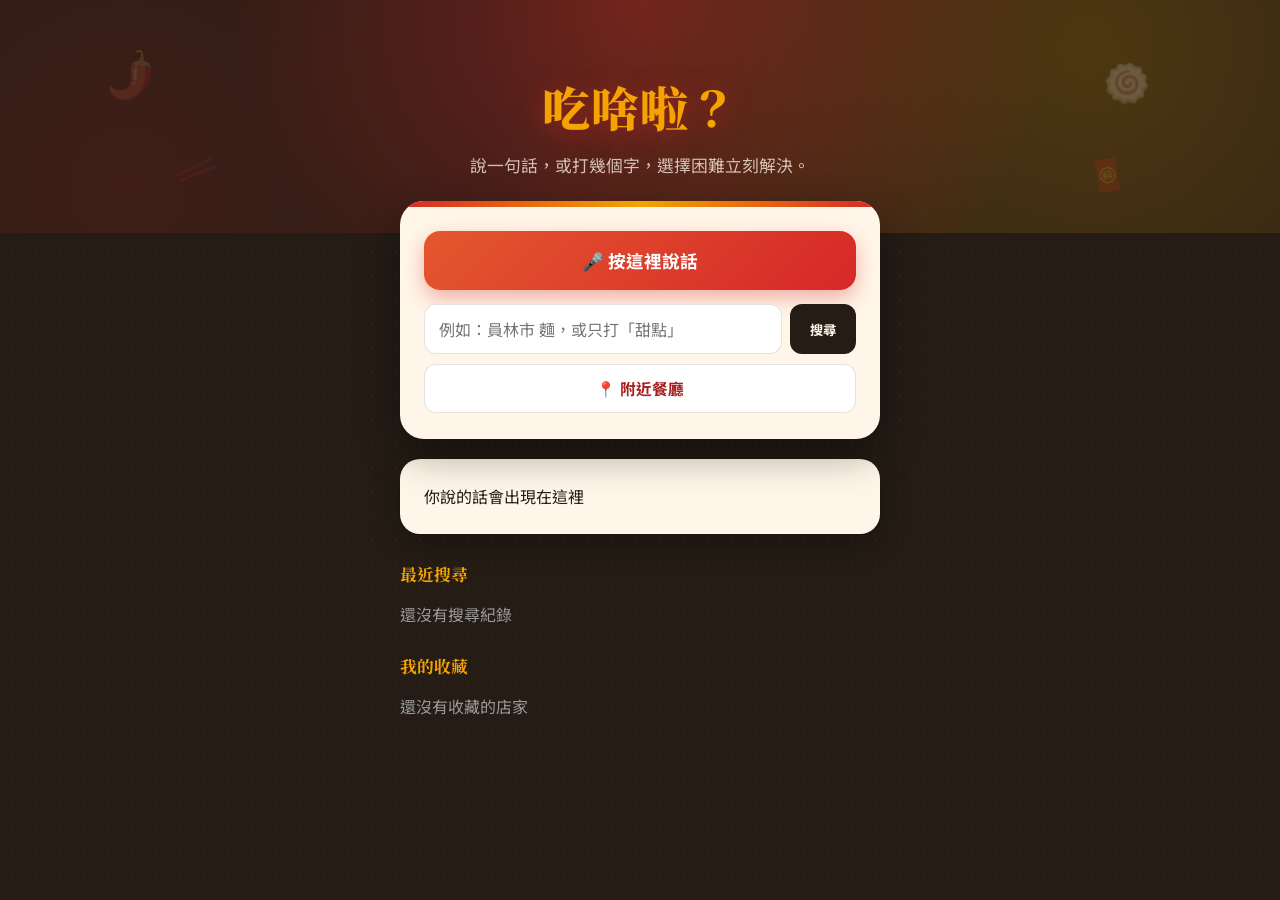
<file: index.html>
<!DOCTYPE html>
<html lang="zh-Hant">
<head>
  <meta charset="UTF-8">
  <meta name="viewport" content="width=device-width, initial-scale=1.0, maximum-scale=1.0">
  <title>吃啥啦</title>
  <link rel="preconnect" href="https://fonts.googleapis.com">
  <link rel="preconnect" href="https://fonts.gstatic.com" crossorigin>
  <link href="https://fonts.googleapis.com/css2?family=Noto+Serif+TC:wght@500;700;900&family=Noto+Sans+TC:wght@400;500;700&display=swap" rel="stylesheet">
  <link rel="stylesheet" href="style.css">
</head>
<body>

  <div class="hero">
    <span class="hero-deco deco-1" aria-hidden="true">🌶️</span>
    <span class="hero-deco deco-2" aria-hidden="true">🥢</span>
    <span class="hero-deco deco-3" aria-hidden="true">🍥</span>
    <span class="hero-deco deco-4" aria-hidden="true">🧧</span>
    <h1>吃啥啦？</h1>
    <p class="hero-sub">說一句話，或打幾個字，選擇困難立刻解決。</p>
  </div>

  <div class="app">

    <div class="search-card">
      <button id="talkButton" class="mic-btn">🎤 按這裡說話</button>

      <div class="input-row">
        <input type="text" id="textInput" placeholder="例如：員林市 麵，或只打「甜點」">
        <button id="searchButton" class="search-btn">搜尋</button>
      </div>

      <button id="nearbyButton" class="nearby-btn">📍 附近餐廳</button>
    </div>

    <div id="dailyPickCard" class="daily-card" style="display:none;">
      <h4>🌟 今日推薦</h4>
      <div id="dailyPickContent"></div>
    </div>

    <div id="result" class="result-card">你說的話會出現在這裡</div>

    <button id="decideButton" class="decide-btn" style="display:none;">🎡 幫我決定！</button>
    <div id="wheelContainer" class="wheel-card" style="display:none;">
      <canvas id="wheelCanvas" width="300" height="300"></canvas>
      <p id="wheelResult" class="wheel-result"></p>
    </div>

    <div class="panel">
      <h4>最近搜尋</h4>
      <div id="historyList"></div>
    </div>

    <div class="panel">
      <h4>我的收藏</h4>
      <div id="favoritesList"></div>
    </div>

  </div>

  <script src="script.js"></script>
</body>
</html>
</file>
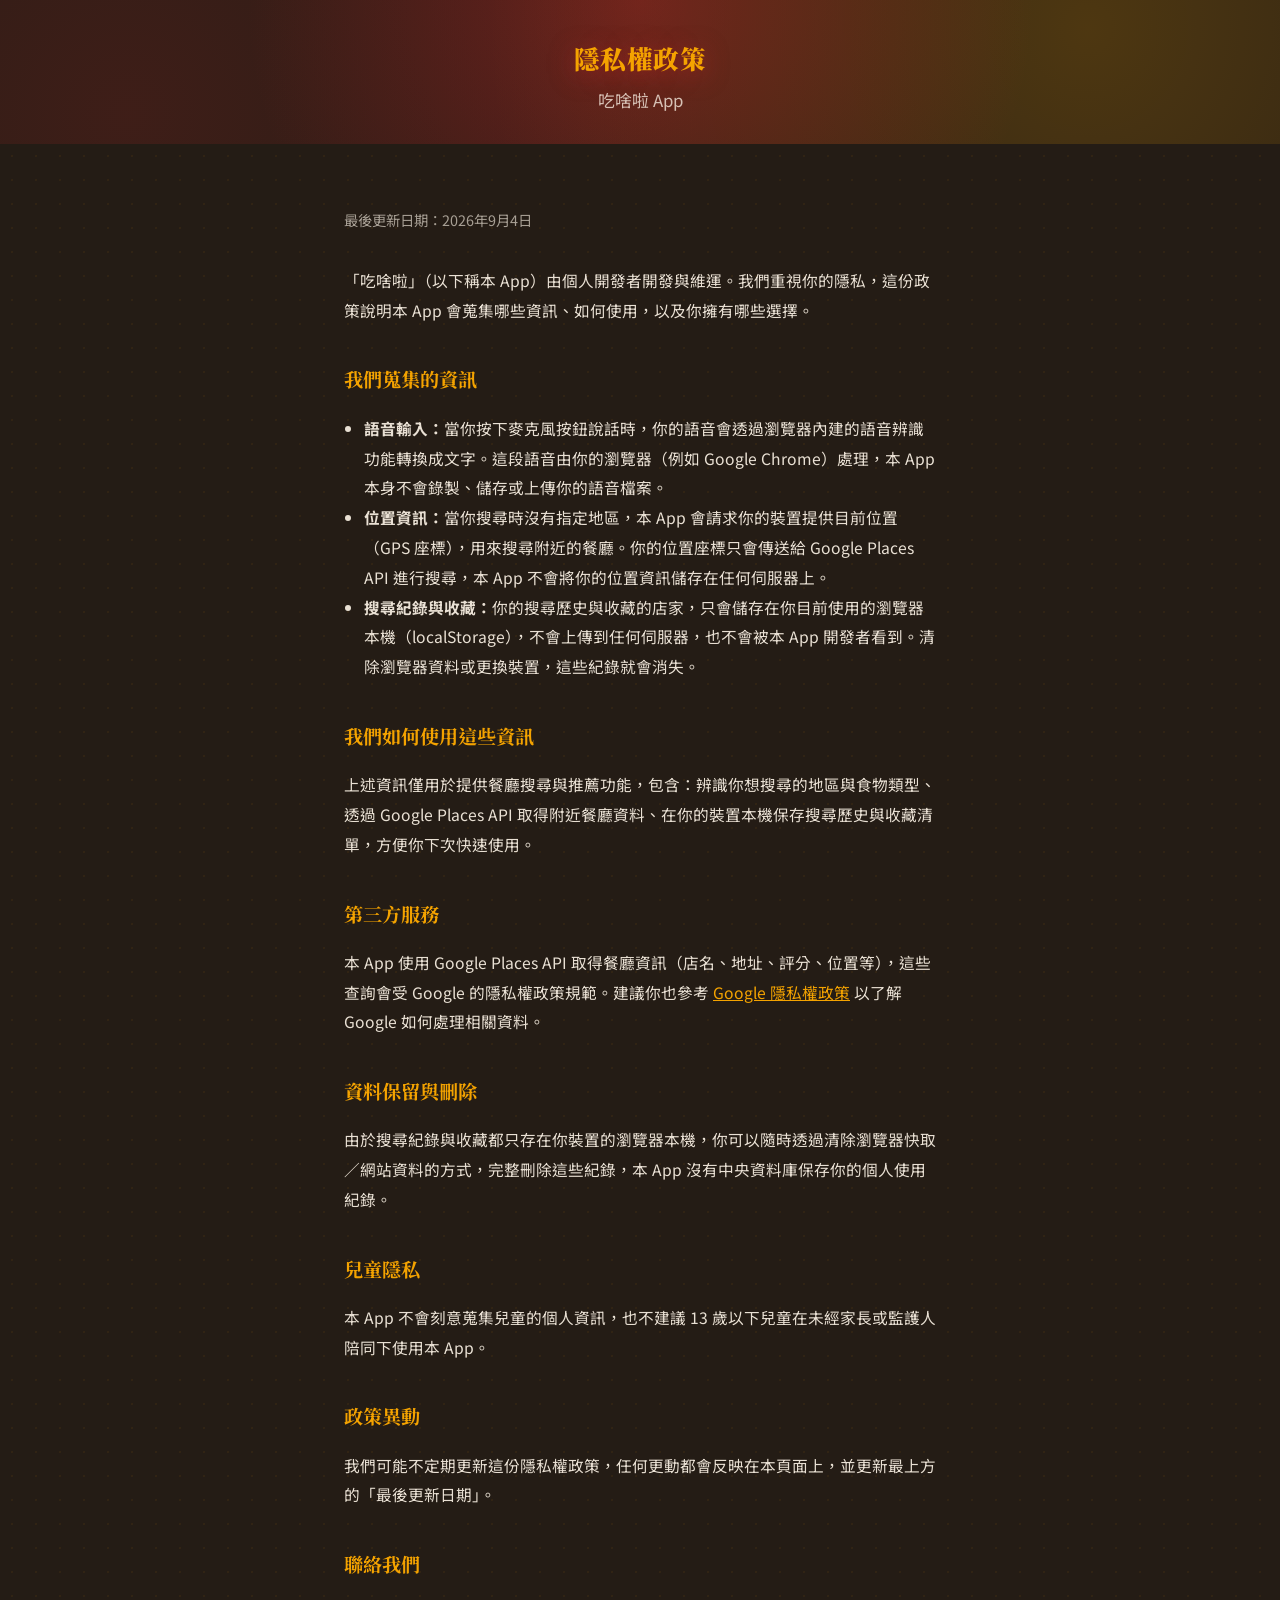
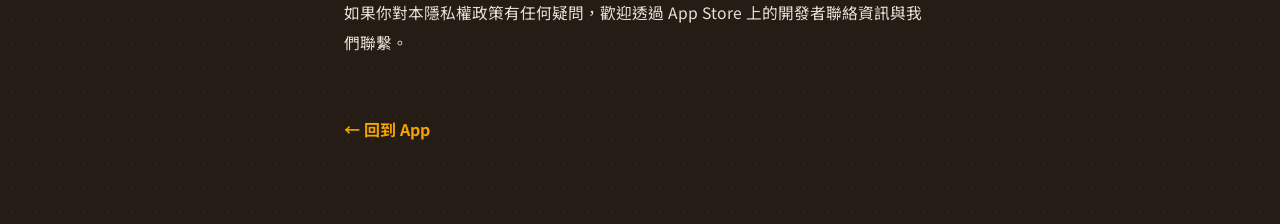
<file: privacy.html>
<!DOCTYPE html>
<html lang="zh-Hant">
<head>
  <meta charset="UTF-8">
  <meta name="viewport" content="width=device-width, initial-scale=1.0, maximum-scale=1.0">
  <title>隱私權政策 - 吃啥啦</title>
  <link rel="preconnect" href="https://fonts.googleapis.com">
  <link rel="preconnect" href="https://fonts.gstatic.com" crossorigin>
  <link href="https://fonts.googleapis.com/css2?family=Noto+Serif+TC:wght@700;900&family=Noto+Sans+TC:wght@400;500;700&display=swap" rel="stylesheet">
  <link rel="stylesheet" href="style.css">
  <style>
    .policy-wrap {
      max-width: 640px;
      margin: 0 auto;
      padding: 48px 24px 80px;
      color: var(--paper);
      line-height: 1.9;
    }
    .policy-wrap h1 {
      font-family: "Noto Serif TC", serif;
      color: var(--turmeric);
      font-size: 1.8em;
      margin-bottom: 8px;
    }
    .policy-wrap .updated {
      color: rgba(255,246,233,0.6);
      font-size: 0.9em;
      margin-bottom: 32px;
    }
    .policy-wrap h2 {
      font-family: "Noto Serif TC", serif;
      color: var(--turmeric);
      font-size: 1.2em;
      margin-top: 36px;
      margin-bottom: 12px;
    }
    .policy-wrap p, .policy-wrap li {
      color: rgba(255,246,233,0.9);
      font-size: 0.98em;
    }
    .policy-wrap ul {
      padding-left: 20px;
    }
    .back-link {
      display: inline-block;
      margin-top: 40px;
      color: var(--turmeric);
      text-decoration: none;
      font-weight: 700;
    }
  </style>
</head>
<body>
  <div class="hero" style="padding: 40px 24px 32px;">
    <h1 style="font-size: 1.6em;">隱私權政策</h1>
    <p class="hero-sub">吃啥啦 App</p>
  </div>

  <div class="policy-wrap">
    <p class="updated">最後更新日期：2026年9月4日</p>

    <p>「吃啥啦」（以下稱本 App）由個人開發者開發與維運。我們重視你的隱私，這份政策說明本 App 會蒐集哪些資訊、如何使用，以及你擁有哪些選擇。</p>

    <h2>我們蒐集的資訊</h2>
    <ul>
      <li><strong>語音輸入：</strong>當你按下麥克風按鈕說話時，你的語音會透過瀏覽器內建的語音辨識功能轉換成文字。這段語音由你的瀏覽器（例如 Google Chrome）處理，本 App 本身不會錄製、儲存或上傳你的語音檔案。</li>
      <li><strong>位置資訊：</strong>當你搜尋時沒有指定地區，本 App 會請求你的裝置提供目前位置（GPS 座標），用來搜尋附近的餐廳。你的位置座標只會傳送給 Google Places API 進行搜尋，本 App 不會將你的位置資訊儲存在任何伺服器上。</li>
      <li><strong>搜尋紀錄與收藏：</strong>你的搜尋歷史與收藏的店家，只會儲存在你目前使用的瀏覽器本機（localStorage），不會上傳到任何伺服器，也不會被本 App 開發者看到。清除瀏覽器資料或更換裝置，這些紀錄就會消失。</li>
    </ul>

    <h2>我們如何使用這些資訊</h2>
    <p>上述資訊僅用於提供餐廳搜尋與推薦功能，包含：辨識你想搜尋的地區與食物類型、透過 Google Places API 取得附近餐廳資料、在你的裝置本機保存搜尋歷史與收藏清單，方便你下次快速使用。</p>

    <h2>第三方服務</h2>
    <p>本 App 使用 Google Places API 取得餐廳資訊（店名、地址、評分、位置等），這些查詢會受 Google 的隱私權政策規範。建議你也參考 <a href="https://policies.google.com/privacy" style="color: var(--turmeric);" target="_blank">Google 隱私權政策</a> 以了解 Google 如何處理相關資料。</p>

    <h2>資料保留與刪除</h2>
    <p>由於搜尋紀錄與收藏都只存在你裝置的瀏覽器本機，你可以隨時透過清除瀏覽器快取／網站資料的方式，完整刪除這些紀錄，本 App 沒有中央資料庫保存你的個人使用紀錄。</p>

    <h2>兒童隱私</h2>
    <p>本 App 不會刻意蒐集兒童的個人資訊，也不建議 13 歲以下兒童在未經家長或監護人陪同下使用本 App。</p>

    <h2>政策異動</h2>
    <p>我們可能不定期更新這份隱私權政策，任何更動都會反映在本頁面上，並更新最上方的「最後更新日期」。</p>

    <h2>聯絡我們</h2>
    <p>如果你對本隱私權政策有任何疑問，歡迎透過 App Store 上的開發者聯絡資訊與我們聯繫。</p>

    <a href="index.html" class="back-link">← 回到 App</a>
  </div>
</body>
</html>
</file>
<file: style.css>
/* ============ 色票 ============
   ink      #241C15  深邃暖棕黑（背景）
   paper    #FFF6E9  溫暖米白（卡片）
   chili    #D62828  辣椒紅（主色/按鈕）
   turmeric #F4A300  薑黃金（標題/強調）
   scallion #4C7A57  蔥綠（保留給之後的成功狀態）
================================= */

:root {
  --ink: #241C15;
  --ink-soft: #4A3B2E;
  --paper: #FFF6E9;
  --paper-dim: #F0E2CB;
  --chili: #D62828;
  --chili-dark: #A81F1F;
  --turmeric: #F4A300;
  --line: rgba(36, 28, 21, 0.12);
}

* {
  box-sizing: border-box;
}

body {
  margin: 0;
  font-family: "Noto Sans TC", "PingFang TC", "Microsoft JhengHei", sans-serif;
  background:
    radial-gradient(circle, rgba(244, 163, 0, 0.06) 1.5px, transparent 1.5px),
    var(--ink);
  background-size: 24px 24px;
  color: var(--paper);
  min-height: 100vh;
}

/* ---------- Hero 標題區 ---------- */
.hero {
  position: relative;
  padding: 72px 24px 56px;
  text-align: center;
  overflow: hidden;
  background:
    radial-gradient(circle at 50% 0%, rgba(214, 40, 40, 0.4), transparent 60%),
    radial-gradient(circle at 85% 20%, rgba(244, 163, 0, 0.2), transparent 55%),
    radial-gradient(circle at 10% 80%, rgba(214, 40, 40, 0.15), transparent 50%),
    var(--ink);
}

.hero-deco {
  position: absolute;
  font-size: 2.2em;
  opacity: 0.18;
  filter: grayscale(0.3);
  pointer-events: none;
}
.deco-1 { top: 18%; left: 8%; transform: rotate(-15deg); font-size: 2.6em; }
.deco-2 { top: 62%; left: 14%; transform: rotate(20deg); font-size: 2em; }
.deco-3 { top: 22%; right: 10%; transform: rotate(10deg); font-size: 2.4em; }
.deco-4 { top: 65%; right: 12%; transform: rotate(-10deg); font-size: 1.9em; }

.hero h1 {
  font-family: "Noto Serif TC", serif;
  font-weight: 900;
  font-size: clamp(2.1em, 7vw, 3em);
  color: var(--turmeric);
  margin: 0 0 12px;
  letter-spacing: 0.02em;
  position: relative;
  z-index: 1;
  text-shadow: 0 4px 24px rgba(214, 40, 40, 0.5);
}

.hero-sub {
  font-size: 1.05em;
  color: rgba(255, 246, 233, 0.75);
  margin: 0;
}

/* ---------- 主要內容區 ---------- */
.app {
  max-width: 520px;
  margin: -32px auto 0;
  padding: 0 20px 60px;
  position: relative;
  z-index: 1;
}

.search-card {
  position: relative;
  background: var(--paper);
  border-radius: 24px;
  padding: 30px 24px 26px;
  box-shadow: 0 16px 40px rgba(0, 0, 0, 0.35);
  overflow: hidden;
}
.search-card::before {
  content: "";
  position: absolute;
  top: 0; left: 0; right: 0;
  height: 6px;
  background: linear-gradient(90deg, var(--chili), var(--turmeric), var(--chili));
}

.mic-btn {
  width: 100%;
  font-family: inherit;
  font-size: 1.1em;
  font-weight: 700;
  padding: 17px;
  border: none;
  border-radius: 16px;
  background: linear-gradient(135deg, #E4572E, var(--chili));
  color: white;
  cursor: pointer;
  box-shadow: 0 8px 20px rgba(214, 40, 40, 0.35);
  transition: transform 0.15s ease, box-shadow 0.15s ease;
}
.mic-btn:hover { transform: translateY(-2px); box-shadow: 0 10px 24px rgba(214, 40, 40, 0.45); }
.mic-btn:active { transform: translateY(0); }

.input-row {
  display: flex;
  gap: 8px;
  margin-top: 14px;
}

#textInput {
  flex: 1;
  min-width: 0;
  padding: 12px 14px;
  border-radius: 12px;
  border: 1px solid var(--line);
  font-family: inherit;
  font-size: 1em;
  background: white;
  color: var(--ink);
}
#textInput:focus {
  outline: 2px solid var(--turmeric);
  outline-offset: 1px;
}

.search-btn {
  padding: 12px 20px;
  border: none;
  border-radius: 12px;
  background: var(--ink);
  color: var(--paper);
  font-family: inherit;
  font-weight: 700;
  cursor: pointer;
  white-space: nowrap;
}
.search-btn:hover { background: var(--ink-soft); }

/* ---------- 搜尋結果卡片 ---------- */
.result-card {
  margin-top: 20px;
  background: var(--paper);
  border-radius: 20px;
  padding: 24px;
  color: var(--ink);
  line-height: 1.7;
  box-shadow: 0 10px 28px rgba(0, 0, 0, 0.25);
}

.result-card h3 {
  font-family: "Noto Serif TC", serif;
  color: var(--chili-dark);
  margin-top: 0;
  margin-bottom: 16px;
  font-size: 1.25em;
  padding-bottom: 10px;
  border-bottom: 2px solid var(--paper-dim);
}

.result-card ul {
  list-style: none;
  padding: 0;
  margin: 0;
}

.result-card li {
  padding: 16px 4px;
  border-bottom: 1px solid var(--line);
  border-radius: 12px;
  transition: background 0.15s ease;
}
.result-card li:hover {
  background: rgba(214, 40, 40, 0.04);
}
.result-card li:last-child { border-bottom: none; }

.result-card a {
  color: var(--chili-dark);
  font-weight: 700;
  text-decoration: none;
}
.result-card a:hover { text-decoration: underline; }

.result-card small { color: var(--ink-soft); }

.favBtn, .removeFavorite {
  margin-left: 8px;
  border: none;
  background: var(--paper-dim);
  color: var(--chili-dark);
  border-radius: 999px;
  padding: 3px 10px;
  cursor: pointer;
  font-size: 0.85em;
  font-weight: 700;
}
.favBtn:hover, .removeFavorite:hover { background: #E9D8BC; }

/* ---------- 幫我決定 / 轉盤 ---------- */
.decide-btn {
  display: block;
  margin: 20px auto 0;
  font-family: inherit;
  font-size: 1.05em;
  font-weight: 700;
  padding: 14px 32px;
  border: none;
  border-radius: 999px;
  background: var(--turmeric);
  color: var(--ink);
  cursor: pointer;
}
.decide-btn:hover { background: #ffb733; }

.wheel-card {
  margin-top: 24px;
  text-align: center;
}

.wheel-card canvas {
  background: var(--paper);
  border-radius: 50%;
  box-shadow: 0 12px 32px rgba(0, 0, 0, 0.35);
}

.wheel-result {
  font-family: "Noto Serif TC", serif;
  font-size: 1.3em;
  font-weight: 700;
  color: var(--turmeric);
  margin-top: 16px;
}

/* ---------- 歷史紀錄 / 收藏 ---------- */
.panel {
  margin-top: 28px;
}

.panel h4 {
  font-family: "Noto Serif TC", serif;
  color: var(--turmeric);
  font-size: 1.05em;
  margin-bottom: 10px;
  font-weight: 700;
}

.historyItem {
  margin: 4px 6px 4px 0;
  padding: 8px 16px;
  border: 1px solid rgba(255, 246, 233, 0.3);
  background: transparent;
  color: var(--paper);
  border-radius: 999px;
  cursor: pointer;
  font-size: 0.9em;
  font-family: inherit;
}
.historyItem:hover { background: rgba(255, 246, 233, 0.12); }

#favoritesList ul {
  list-style: none;
  padding: 0;
}
#favoritesList li {
  padding: 12px 0;
  border-bottom: 1px solid rgba(255, 246, 233, 0.15);
  color: var(--paper);
}
#favoritesList li:last-child { border-bottom: none; }
#favoritesList a {
  color: var(--turmeric);
  font-weight: 700;
  text-decoration: none;
}

/* ---------- 附近餐廳按鈕 ---------- */
.nearby-btn {
  width: 100%;
  margin-top: 10px;
  padding: 12px;
  border: 1px solid var(--line);
  border-radius: 12px;
  background: white;
  color: var(--chili-dark);
  font-family: inherit;
  font-weight: 700;
  font-size: 0.98em;
  cursor: pointer;
}
.nearby-btn:hover {
  background: var(--paper-dim);
}

/* ---------- 每日推薦 ---------- */
.daily-card {
  margin-top: 20px;
  background: var(--paper);
  border-radius: 20px;
  padding: 20px 20px 22px;
  box-shadow: 0 10px 28px rgba(0, 0, 0, 0.25);
}

.daily-card h4 {
  font-family: "Noto Serif TC", serif;
  color: var(--chili-dark);
  margin: 0 0 14px;
  font-size: 1.1em;
}

.daily-gallery {
  display: flex;
  gap: 8px;
  margin-bottom: 14px;
}

.daily-photo {
  flex: 1;
  height: 110px;
  object-fit: cover;
  border-radius: 12px;
  cursor: pointer;
  transition: transform 0.15s ease;
}

.daily-photo:hover {
  transform: scale(1.03);
}

.daily-info {
  padding: 0 2px;
}

.daily-name {
  color: var(--chili-dark);
  font-weight: 700;
  font-size: 1.15em;
  font-family: "Noto Serif TC", serif;
  margin: 0;
}

.daily-address {
  color: var(--ink);
  margin: 8px 0 4px;
  font-size: 0.95em;
}

.daily-meta {
  color: var(--ink-soft);
  margin: 0 0 14px;
  font-size: 0.9em;
}

.daily-map-btn {
  display: inline-block;
  color: white;
  background: var(--chili);
  text-decoration: none;
  font-weight: 700;
  font-size: 0.92em;
  padding: 9px 18px;
  border-radius: 999px;
}

.daily-map-btn:hover {
  background: var(--chili-dark);
}

/* ---------- 價格 / 營業狀態標籤 ---------- */
.tag-open {
  color: #4C7A57;
  font-weight: 700;
}
.tag-closed {
  color: var(--chili);
  font-weight: 700;
}
.tag-price {
  color: var(--ink-soft);
}

/* ---------- 搜尋結果每個項目的照片 ---------- */
.result-item {
  display: flex;
  gap: 12px;
  align-items: flex-start;
}

.result-photo {
  width: 96px;
  height: 96px;
  object-fit: cover;
  border-radius: 14px;
  cursor: pointer;
  flex-shrink: 0;
  border: 2px solid var(--paper-dim);
  transition: transform 0.15s ease;
}
.result-photo:hover {
  transform: scale(1.05);
}

.result-item-info {
  flex: 1;
  min-width: 0;
}
</file>
